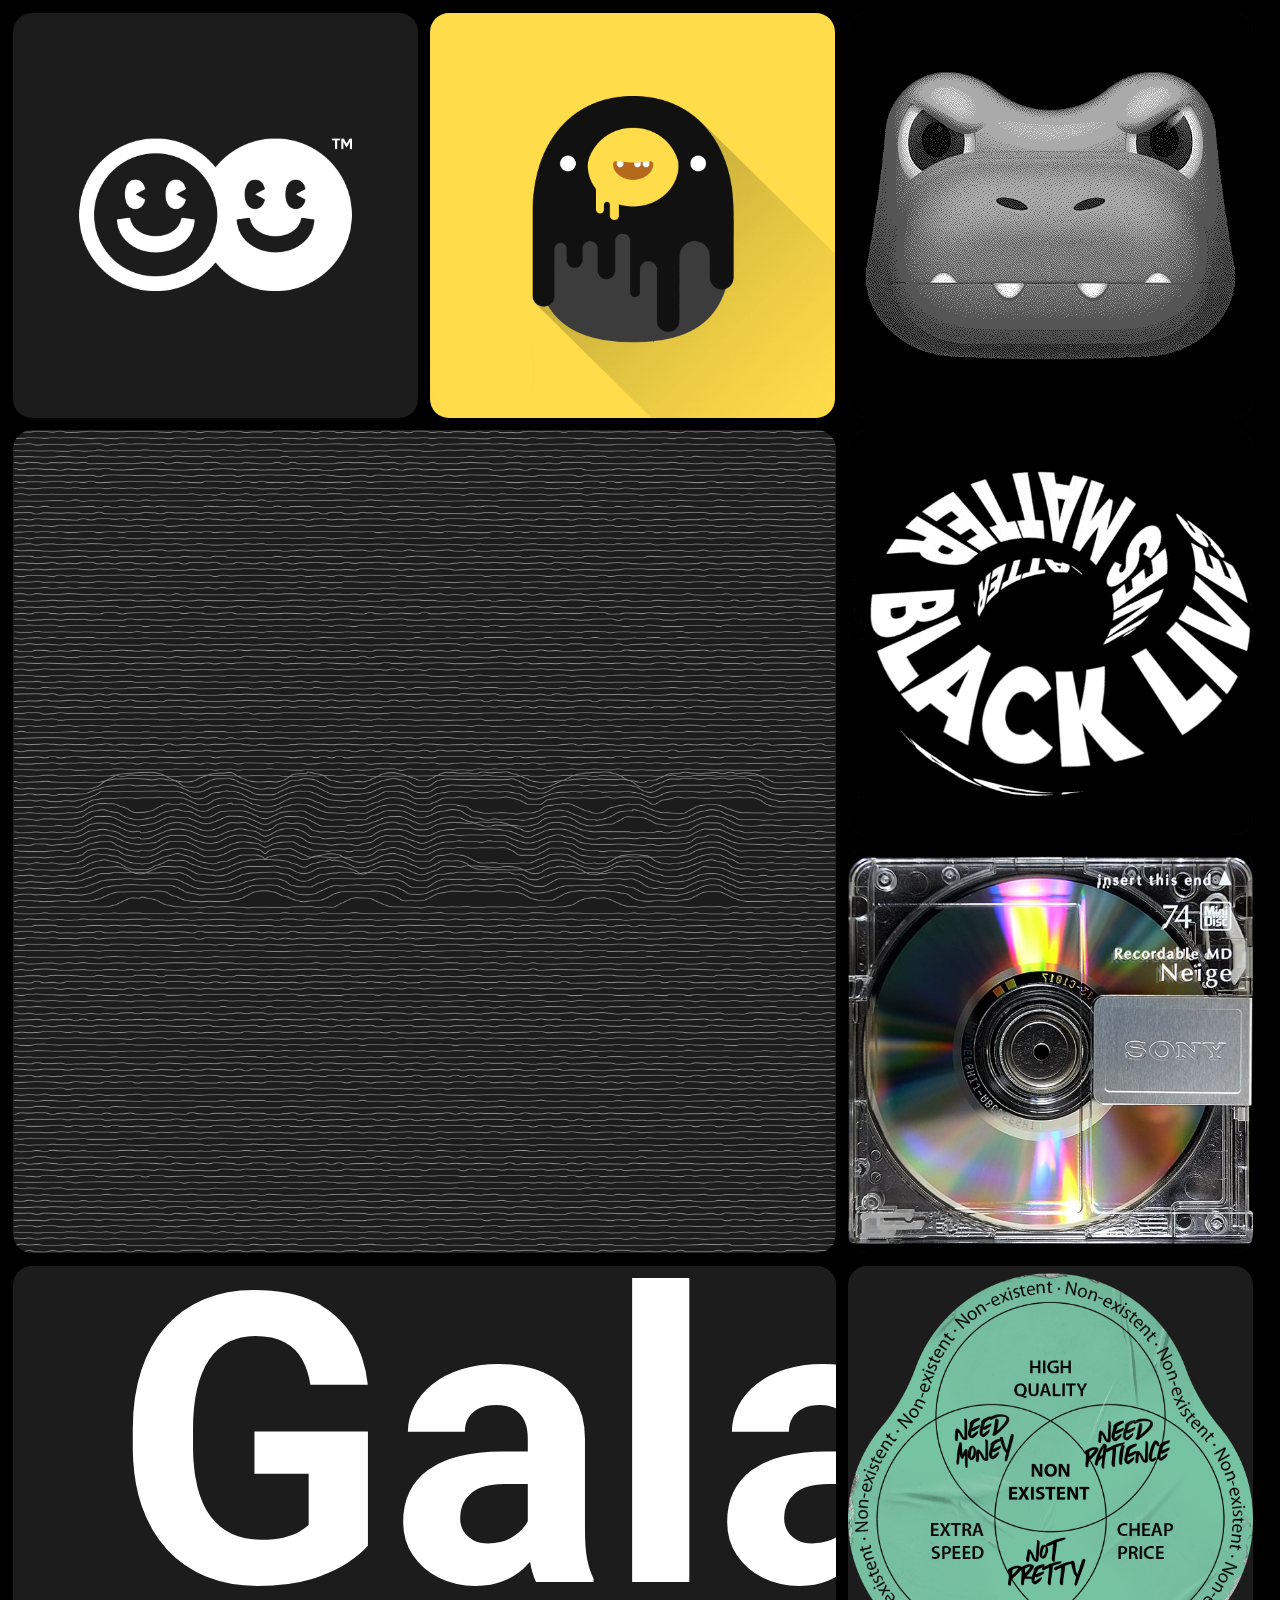
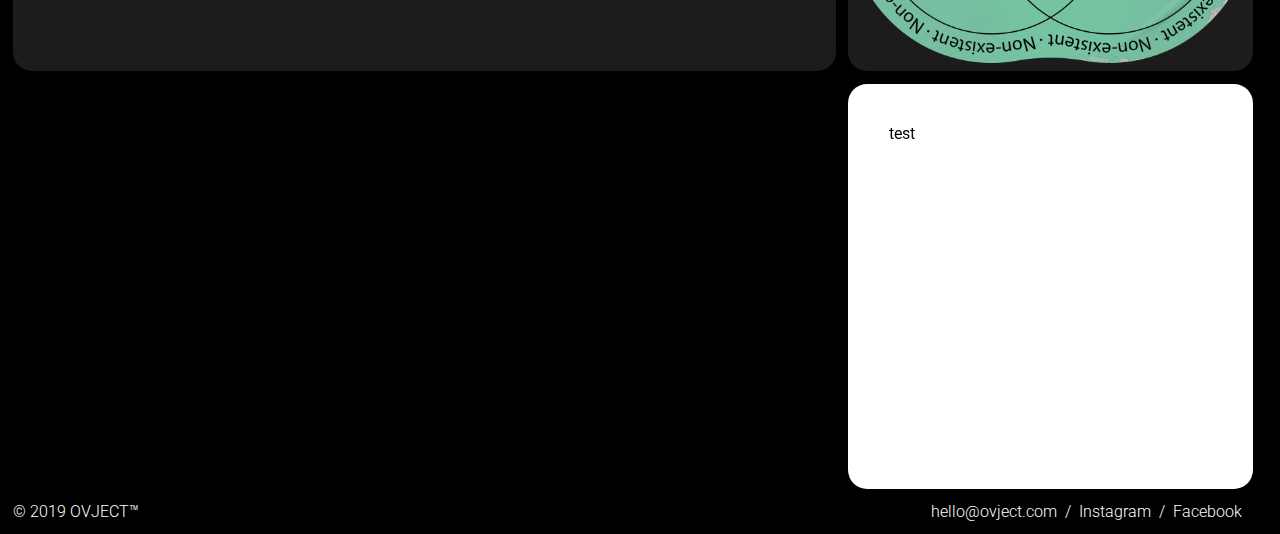
<file: index.html>
<!DOCTYPE html>
<html lang="en">
<head>
    <title>OVJECT™</title>
    <meta http-equiv="Content-Type" content="text/html">
    <meta charset="utf-8">
    <meta name="viewport" content="width=device-width, maximum-scale=1.0, user-scalable=no">
	<meta name="title" content="OVJECT™">
    <meta name="description" content="We do what we want to do and find something interesting.">
    <meta name="author" content="Junyoung Lee">
	<meta name="keywords" content="오브젝트, 오브젝트스튜디오, 오브젝트 디자인">
    <meta name="theme-color" content="#000">
    <meta name="msapplication-navbutton-color" content="#000">
    <meta name="apple-mobile-web-app-capable" content="yes">
    <meta name="mobile-web-app-capable" content="yes">
    <meta name="apple-mobile-web-app-status-bar-style" content="black">
    <meta property="og:url" content="http://ovject.com" />
    <meta property="og:type" content="website" />
    <meta property="og:title" content="Indie Studio OVJECT™" />
    <meta property="og:description" content="We do what we want to do and find something interesting." />
    <meta property="og:image" content="https://ovject.github.io/Website/img/ogLOGO.png">
    <meta property="og:image:width" content="800">
    <meta property="og:image:height" content="400">
    <meta property="og:image:type" content="image/png">
    <link rel="apple-touch-icon" href="img/icon180.png">
    <link rel="icon" href="img/icon180.png">
    <link rel="stylesheet" href="files/modern-normalize.min.css">
    <link rel="stylesheet" href="files/screen.css">
    <link rel="preconnect" href="https://fonts.googleapis.com"> 
    <link rel="preconnect" href="https://fonts.gstatic.com" crossorigin>
    <link href="https://fonts.googleapis.com/css?family=Roboto:400,700&display=swap" rel="stylesheet">
    <script src="files/jquery-3.1.1.min.js"></script>
    <script src="files/jquery.easing.min.js"></script>
    <script src="files/isotope.pkgd.min.js"></script>
    <script src="files/packery-mode.pkgd.min.js"></script>
    <script src="files/slick.min.js"></script>
    <script src="files/jquery.plate.js"></script>
    <script src="files/jquery.flip.min.js"></script>
</head>
<body>
<div id="Container">
    <div class="Cell Hover Rounded">
        <div class="Flip">
            <div class="front">
                <img class="Thumb" src="img/LOGO.png">
            </div>
            <div class="back" style="background-color:#000">
                <img class="Thumb" src="img/LOGO_typo.png">
            </div>
        </div>
    </div>
    <div class="Cell Hover Rounded">
        <div class="Flip">
            <div class="front">
            <img class="Thumb no-select" src="images/03_thumb.gif">
            </div>
            <div class="back" style="background-color:#ffdc49">
                <div class="Center Appstore Black">
                    <p class="Title"><b>PITAPATO</b></p>
                    <span class="Sub">PITAPATO is a luck-based game for Family</span><br><br><b>-</b><br>
                    <a href="https://play.google.com/store/apps/details?id=com.OVJECT.Pitapato" target="_blank"><div class="BTN">GET IT ON Google Play</div></a>
                    <a href="https://apps.apple.com/us/app/pitapato/id1505739502" target="_blank"><div class="BTN">Download on the App Store</div></a>
                </div>
            </div>
        </div>
    </div>
    <div class="Cell H2 W2 Hover Rounded"><a class="DUMMY" href="https://marpple.shop/ovject/products/7955602" target="_blank"></a><img class="Thumb no-select" src="images/01_thumb.png"></div>
    <div class="Cell W2 Hover Rounded">
    	<div class='marquee'>
            <span><a href="https://galaxy.store/ovject" target="_blank"> Galaxy only. Theme Store. Galaxy only. Theme Store. Galaxy only. Theme Store.</a></span>
            <span><a href="https://galaxy.store/ovject" target="_blank"> Galaxy only. Theme Store. Galaxy only. Theme Store. Galaxy only. Theme Store.</a></span>
            <span><a href="https://galaxy.store/ovject" target="_blank"> Galaxy only. Theme Store. Galaxy only. Theme Store. Galaxy only. Theme Store.</a></span>
            <span><a href="https://galaxy.store/ovject" target="_blank"> Galaxy only. Theme Store. Galaxy only. Theme Store. Galaxy only. Theme Store.</a></span>
        </div>
    </div>
    <div class="Cell Hover Rounded">
        <div class="Flip">
            <div class="front">
            <img class="Thumb no-select" src="images/04_thumb.gif">
            </div>
            <div class="back" style="background-color:#000">
                <div class="Center Appstore">
                    <p class="Title"><b>Croco Roulette</b></p>
                    <span class="Sub">Croco Roulette is a luck-based game for Family</span><br><br><b>-</b><br>
                    <a href="https://play.google.com/store/apps/details?id=com.OVJECT.CrocoR" target="_blank"><div class="BTN">GET IT ON Google Play</div></a>
                    <a href="https://apps.apple.com/us/app/croco-croco-roulette/id1501486372" target="_blank"><div class="BTN">Download on the App Store</div></a>
                </div>
            </div>
        </div>
    </div>
    <div class="Cell Hover Rounded"><a class="DUMMY" href="https://opensea.io/ovject" target="_blank"></a><img class="Thumb no-select" src="images/06_thumb.gif"></div>
    <div class="Cell Hover Rounded"><img class="Thumb no-select" src="images/02_thumb.jpg"></div>
    <div class="Cell Hover Rounded"><img class="Thumb no-select" src="images/07_thumb.png"></div>
    <div class="Cell Hover Rounded">
            <div class="SNS">test</div>
    </div>
</div>
<div class="Footer">
    <div class="Left">© 2019 OVJECT™</div>
    <div class="Right"><a href="mailto:hello@ovject.com" target="_blank">hello@ovject.com</a>&nbsp&nbsp/&nbsp
    				   <a href="https://www.instagram.com/ovject.studio" target="_blank">Instagram</a>&nbsp&nbsp/&nbsp
    				   <a href="https://www.facebook.com/ovject" target="_blank">Facebook</div>
</div>
</body>
<script src="files/default.js"></script>
</html>
</file>
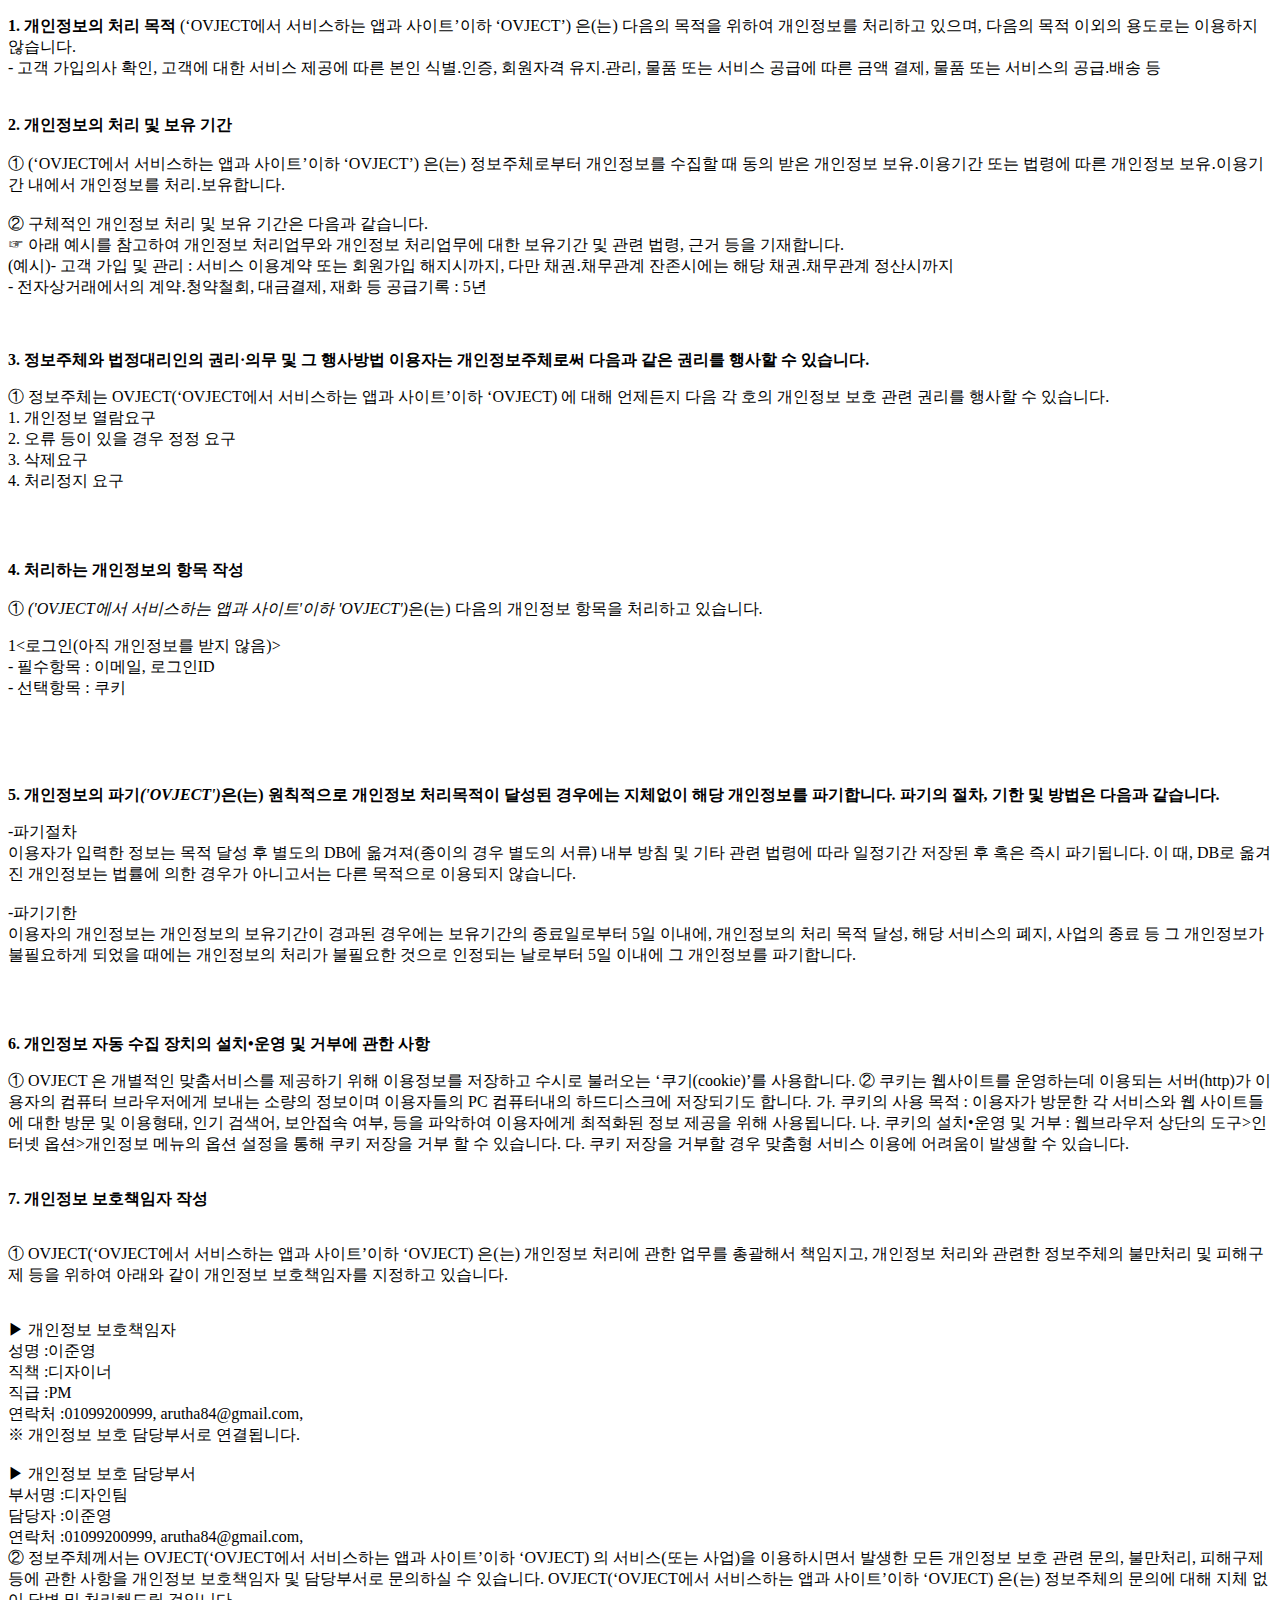
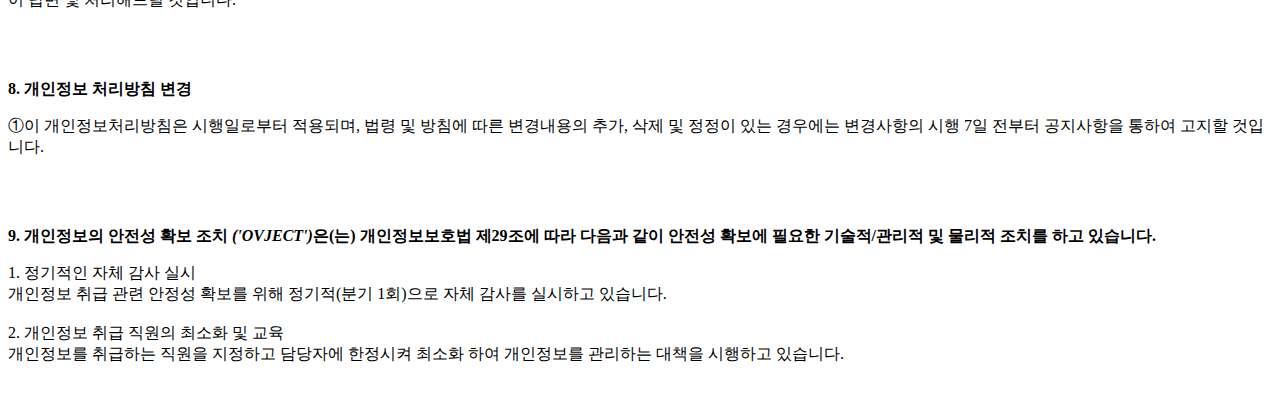
<file: privacy_policy.html>
<!DOCTYPE html PUBLIC "-//W3C//DTD XHTML 1.0 Transitional//EN" "http://www.w3.org/TR/xhtml1/DTD/xhtml1-transitional.dtd">
<html xmlns="http://www.w3.org/1999/xhtml" xml:lang="ko" lang="ko">
<head>
<meta http-equiv="Content-Type" content="text/html; charset=UTF-8">


<title>개인정보처리방침</title>
</head>
<body>
	<p><strong>1. 개인정보의 처리 목적</strong> <OVJECT>(‘OVJECT에서 서비스하는 앱과 사이트’이하 ‘OVJECT’) 은(는) 다음의 목적을 위하여 개인정보를 처리하고 있으며, 다음의 목적 이외의 용도로는 이용하지 않습니다.</br> - 고객 가입의사 확인, 고객에 대한 서비스 제공에 따른 본인 식별.인증, 회원자격 유지.관리, 물품 또는 서비스 공급에 따른 금액 결제, 물품 또는 서비스의 공급.배송 등</br></br></br><strong>2. 개인정보의 처리 및 보유 기간</strong></br></br>① <OVJECT>(‘OVJECT에서 서비스하는 앱과 사이트’이하 ‘OVJECT’) 은(는) 정보주체로부터 개인정보를 수집할 때 동의 받은 개인정보 보유․이용기간 또는 법령에 따른 개인정보 보유․이용기간 내에서 개인정보를 처리․보유합니다.</br></br>② 구체적인 개인정보 처리 및 보유 기간은 다음과 같습니다.</br>☞ 아래 예시를 참고하여 개인정보 처리업무와  개인정보 처리업무에 대한 보유기간 및 관련 법령, 근거 등을 기재합니다.</br>(예시)- 고객 가입 및 관리 : 서비스 이용계약 또는 회원가입 해지시까지, 다만 채권․채무관계 잔존시에는 해당 채권․채무관계 정산시까지</br>- 전자상거래에서의 계약․청약철회, 대금결제, 재화 등 공급기록 : 5년 </br></br></br>

<p class="lh6 bs4"><strong>3. 정보주체와 법정대리인의 권리·의무 및 그 행사방법 이용자는 개인정보주체로써 다음과 같은 권리를 행사할 수 있습니다.</strong></p><p class="ls2">① 정보주체는 OVJECT(‘OVJECT에서 서비스하는 앱과 사이트’이하 ‘OVJECT) 에 대해 언제든지 다음 각 호의 개인정보 보호 관련 권리를 행사할 수 있습니다.</br>1. 개인정보 열람요구</br> 2. 오류 등이 있을 경우 정정 요구</br> 3. 삭제요구</br> 4. 처리정지 요구</p></br></br><p class='lh6 bs4'><strong>4. 처리하는 개인정보의 항목 작성 </strong></br></br> ① <em class="emphasis"><OVJECT>('OVJECT에서 서비스하는 앱과 사이트'이하  'OVJECT')</em>은(는) 다음의 개인정보 항목을 처리하고 있습니다.</p><p class='ls2'>1<로그인(아직 개인정보를 받지 않음)></br>- 필수항목 : 이메일, 로그인ID</br>- 선택항목 : 쿠키</p></br></br></br><p class='lh6 bs4'><strong>5. 개인정보의 파기<em class="emphasis"><OVJECT>('OVJECT')</em>은(는) 원칙적으로 개인정보 처리목적이 달성된 경우에는 지체없이 해당 개인정보를 파기합니다. 파기의 절차, 기한 및 방법은 다음과 같습니다.</strong></p><p class='ls2'>-파기절차</br>이용자가 입력한 정보는 목적 달성 후 별도의 DB에 옮겨져(종이의 경우 별도의 서류) 내부 방침 및 기타 관련 법령에 따라 일정기간 저장된 후 혹은 즉시 파기됩니다. 이 때, DB로 옮겨진 개인정보는 법률에 의한 경우가 아니고서는 다른 목적으로 이용되지 않습니다.</br></br>-파기기한</br>이용자의 개인정보는 개인정보의 보유기간이 경과된 경우에는 보유기간의 종료일로부터 5일 이내에, 개인정보의 처리 목적 달성, 해당 서비스의 폐지, 사업의 종료 등 그 개인정보가 불필요하게 되었을 때에는 개인정보의 처리가 불필요한 것으로 인정되는 날로부터 5일 이내에 그 개인정보를 파기합니다.</p><p class='ls2'></p></br></br><p class="lh6 bs4"><strong>6. 개인정보 자동 수집 장치의 설치•운영 및 거부에 관한 사항</strong></p><p class="ls2">① OVJECT 은 개별적인 맞춤서비스를 제공하기 위해 이용정보를 저장하고 수시로 불러오는 ‘쿠기(cookie)’를 사용합니다.
② 쿠키는 웹사이트를 운영하는데 이용되는 서버(http)가 이용자의 컴퓨터 브라우저에게 보내는 소량의 정보이며 이용자들의 PC 컴퓨터내의 하드디스크에 저장되기도 합니다.
가. 쿠키의 사용 목적 : 이용자가 방문한 각 서비스와 웹 사이트들에 대한 방문 및 이용형태, 인기 검색어, 보안접속 여부, 등을 파악하여 이용자에게 최적화된 정보 제공을 위해 사용됩니다.
나. 쿠키의 설치•운영 및 거부 : 웹브라우저 상단의 도구>인터넷 옵션>개인정보 메뉴의 옵션 설정을 통해 쿠키 저장을 거부 할 수 있습니다.
다. 쿠키 저장을 거부할 경우 맞춤형 서비스 이용에 어려움이 발생할 수 있습니다.</br></br><p class='lh6 bs4'><strong>7. 개인정보 보호책임자 작성 </strong></p><br/> ①  OVJECT(‘OVJECT에서 서비스하는 앱과 사이트’이하 ‘OVJECT) 은(는) 개인정보 처리에 관한 업무를 총괄해서 책임지고, 개인정보 처리와 관련한 정보주체의 불만처리 및 피해구제 등을 위하여 아래와 같이 개인정보 보호책임자를 지정하고 있습니다.<p class='ls2'><br/>▶ 개인정보 보호책임자 <br/>성명 :이준영<br/>직책 :디자이너<br/>직급 :PM<br/>연락처 :01099200999, arutha84@gmail.com, <br/>※ 개인정보 보호 담당부서로 연결됩니다.<br/> <br/>▶ 개인정보 보호 담당부서<br/>부서명 :디자인팀<br/>담당자 :이준영<br/>연락처 :01099200999, arutha84@gmail.com, <br/>② 정보주체께서는 OVJECT(‘OVJECT에서 서비스하는 앱과 사이트’이하 ‘OVJECT) 의 서비스(또는 사업)을 이용하시면서 발생한 모든 개인정보 보호 관련 문의, 불만처리, 피해구제 등에 관한 사항을 개인정보 보호책임자 및 담당부서로 문의하실 수 있습니다. OVJECT(‘OVJECT에서 서비스하는 앱과 사이트’이하 ‘OVJECT) 은(는) 정보주체의 문의에 대해 지체 없이 답변 및 처리해드릴 것입니다.</p></br></br><p class='lh6 bs4'><strong>8. 개인정보 처리방침 변경 </strong></p><p>①이 개인정보처리방침은 시행일로부터 적용되며, 법령 및 방침에 따른 변경내용의 추가, 삭제 및 정정이 있는 경우에는 변경사항의 시행 7일 전부터 공지사항을 통하여 고지할 것입니다.</p></br></br><p class='lh6 bs4'><strong>9. 개인정보의 안전성 확보 조치 <em class="emphasis"><OVJECT>('OVJECT')</em>은(는) 개인정보보호법 제29조에 따라 다음과 같이 안전성 확보에 필요한 기술적/관리적 및 물리적 조치를 하고 있습니다.</strong></p><p class='ls2'>1. 정기적인 자체 감사 실시</br> 개인정보 취급 관련 안정성 확보를 위해 정기적(분기 1회)으로 자체 감사를 실시하고 있습니다.</br></br>2. 개인정보 취급 직원의 최소화 및 교육</br> 개인정보를 취급하는 직원을 지정하고 담당자에 한정시켜 최소화 하여 개인정보를 관리하는 대책을 시행하고 있습니다.</br></br></p></p>
</body>
</html>
</file>
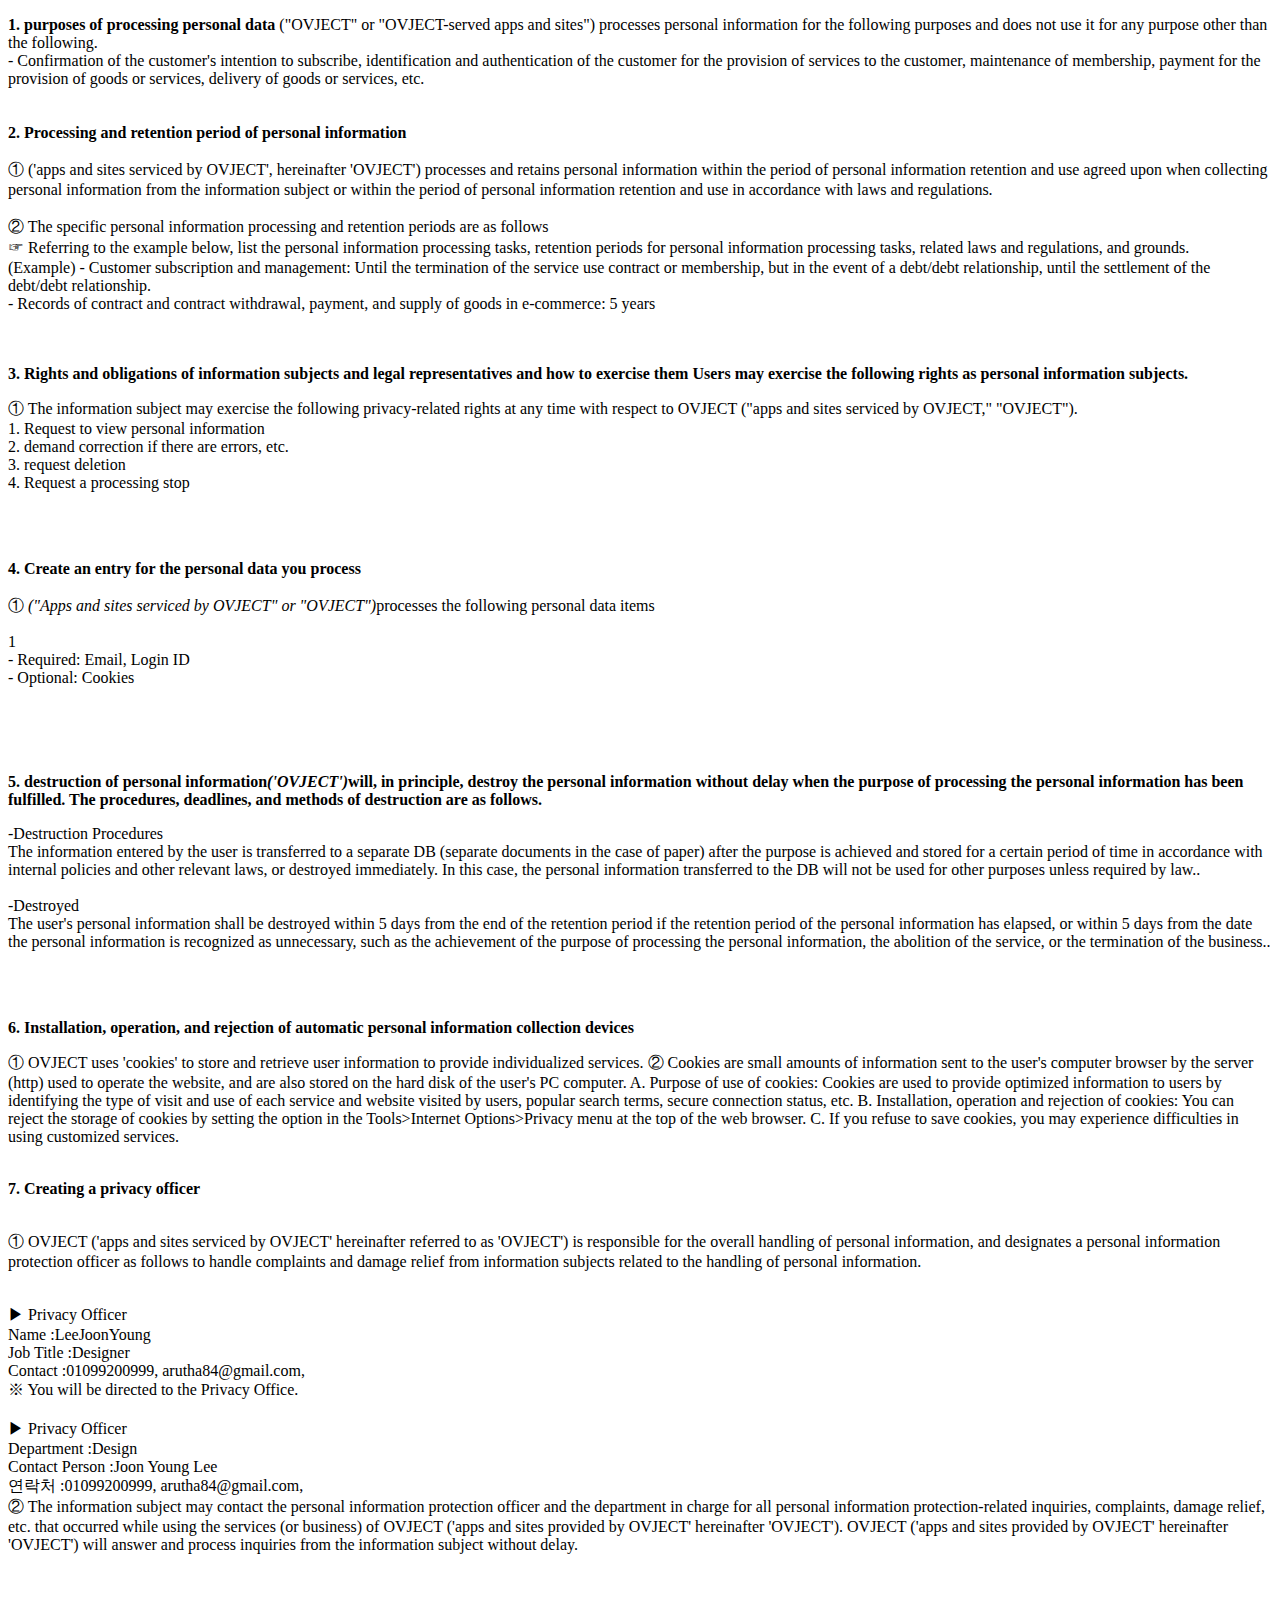
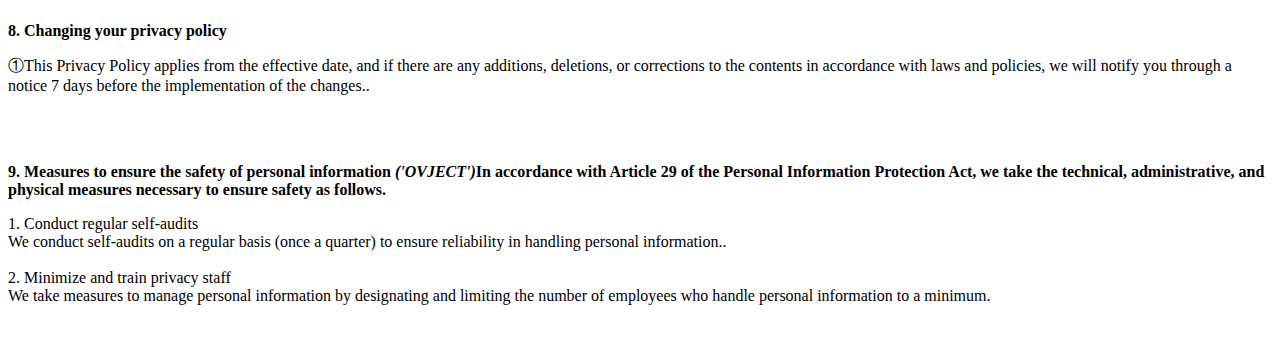
<file: privacy_policy_en.html>
<!DOCTYPE html PUBLIC "-//W3C//DTD XHTML 1.0 Transitional//EN" "http://www.w3.org/TR/xhtml1/DTD/xhtml1-transitional.dtd">
<html xmlns="http://www.w3.org/1999/xhtml" xml:lang="ko" lang="ko">
<head>
<meta http-equiv="Content-Type" content="text/html; charset=UTF-8">


<title>Privacy Policy</title>
</head>
<body>
	<p><strong>1. purposes of processing personal data</strong> <OVJECT>("OVJECT" or "OVJECT-served apps and sites") processes personal information for the following purposes and does not use it for any purpose other than the following.</br> - Confirmation of the customer's intention to subscribe, identification and authentication of the customer for the provision of services to the customer, maintenance of membership, payment for the provision of goods or services, delivery of goods or services, etc.</br></br></br><strong>2. Processing and retention period of personal information</strong></br></br>① <OVJECT>('apps and sites serviced by OVJECT', hereinafter 'OVJECT') processes and retains personal information within the period of personal information retention and use agreed upon when collecting personal information from the information subject or within the period of personal information retention and use in accordance with laws and regulations.</br></br>② The specific personal information processing and retention periods are as follows</br>☞ Referring to the example below, list the personal information processing tasks, retention periods for personal information processing tasks, related laws and regulations, and grounds.</br>(Example) - Customer subscription and management: Until the termination of the service use contract or membership, but in the event of a debt/debt relationship, until the settlement of the debt/debt relationship.</br>- Records of contract and contract withdrawal, payment, and supply of goods in e-commerce: 5 years </br></br></br>

<p class="lh6 bs4"><strong>3. Rights and obligations of information subjects and legal representatives and how to exercise them Users may exercise the following rights as personal information subjects.</strong></p><p class="ls2">① The information subject may exercise the following privacy-related rights at any time with respect to OVJECT ("apps and sites serviced by OVJECT," "OVJECT").</br>1. Request to view personal information</br> 2. demand correction if there are errors, etc.</br> 3. request deletion</br> 4. Request a processing stop</p></br></br><p class='lh6 bs4'><strong>4. Create an entry for the personal data you process </strong></br></br> ① <em class="emphasis"><OVJECT>("Apps and sites serviced by OVJECT" or "OVJECT")</em>processes the following personal data items</p><p class='ls2'>1<Sign in (we haven't received your personal information yet)></br>- Required: Email, Login ID</br>- Optional: Cookies</p></br></br></br><p class='lh6 bs4'><strong>5. destruction of personal information<em class="emphasis"><OVJECT>('OVJECT')</em>will, in principle, destroy the personal information without delay when the purpose of processing the personal information has been fulfilled. The procedures, deadlines, and methods of destruction are as follows.</strong></p><p class='ls2'>-Destruction Procedures</br>The information entered by the user is transferred to a separate DB (separate documents in the case of paper) after the purpose is achieved and stored for a certain period of time in accordance with internal policies and other relevant laws, or destroyed immediately. In this case, the personal information transferred to the DB will not be used for other purposes unless required by law..</br></br>-Destroyed</br>The user's personal information shall be destroyed within 5 days from the end of the retention period if the retention period of the personal information has elapsed, or within 5 days from the date the personal information is recognized as unnecessary, such as the achievement of the purpose of processing the personal information, the abolition of the service, or the termination of the business..</p><p class='ls2'></p></br></br><p class="lh6 bs4"><strong>6. Installation, operation, and rejection of automatic personal information collection devices</strong></p><p class="ls2">① OVJECT uses 'cookies' to store and retrieve user information to provide individualized services.
② Cookies are small amounts of information sent to the user's computer browser by the server (http) used to operate the website, and are also stored on the hard disk of the user's PC computer.
A. Purpose of use of cookies: Cookies are used to provide optimized information to users by identifying the type of visit and use of each service and website visited by users, popular search terms, secure connection status, etc.
B. Installation, operation and rejection of cookies: You can reject the storage of cookies by setting the option in the Tools>Internet Options>Privacy menu at the top of the web browser.
C. If you refuse to save cookies, you may experience difficulties in using customized services.</br></br><p class='lh6 bs4'><strong>7. Creating a privacy officer </strong></p><br/> ①  OVJECT ('apps and sites serviced by OVJECT' hereinafter referred to as 'OVJECT') is responsible for the overall handling of personal information, and designates a personal information protection officer as follows to handle complaints and damage relief from information subjects related to the handling of personal information.<p class='ls2'><br/>▶ Privacy Officer <br/>Name :LeeJoonYoung<br/>Job Title :Designer<br/>Contact :01099200999, arutha84@gmail.com, <br/>※ You will be directed to the Privacy Office. <br/> <br/>▶ Privacy Officer <br/>Department :Design<br/>Contact Person :Joon Young Lee<br/>연락처 :01099200999, arutha84@gmail.com, <br/>② The information subject may contact the personal information protection officer and the department in charge for all personal information protection-related inquiries, complaints, damage relief, etc. that occurred while using the services (or business) of OVJECT ('apps and sites provided by OVJECT' hereinafter 'OVJECT'). OVJECT ('apps and sites provided by OVJECT' hereinafter 'OVJECT') will answer and process inquiries from the information subject without delay.
</p></br></br><p class='lh6 bs4'><strong>8. Changing your privacy policy </strong></p><p>①This Privacy Policy applies from the effective date, and if there are any additions, deletions, or corrections to the contents in accordance with laws and policies, we will notify you through a notice 7 days before the implementation of the changes..</p></br></br><p class='lh6 bs4'><strong>9. Measures to ensure the safety of personal information <em class="emphasis"><OVJECT>('OVJECT')</em>In accordance with Article 29 of the Personal Information Protection Act, we take the technical, administrative, and physical measures necessary to ensure safety as follows.</strong></p><p class='ls2'>1. Conduct regular self-audits</br> We conduct self-audits on a regular basis (once a quarter) to ensure reliability in handling personal information..</br></br>2. Minimize and train privacy staff</br> We take measures to manage personal information by designating and limiting the number of employees who handle personal information to a minimum.
</br></br></p></p>
</body>
</html>
</file>
<file: files/screen.css>
html {
-ms-overflow-style: -ms-autohiding-scrollbar;
border:0;
margin:0;
padding:0;
background:#000;
}

header,footer,section,article,aside,nav,hgroup,details,menu,figure,figcaption,article,aside,details,figcaption,figure,footer,header,hgroup,menu,nav,section,summary {
display:block;
}

body,h1,h2,h3,h4,h5,h6,article,aside,details,figcaption,figure,footer,header,hgroup,menu,nav,section,summary,blockquote,q,th,td,caption,table,div,span,object,iframe,p,pre,a,abbr,acronym,address,code,del,dfn,em,img,dl,dt,dd,ol,ul,li,fieldset,form,label,legend,caption,tbody,tfoot,thead,tr {
border:0;
font-weight:inherit;
font-style:inherit;
font-size:100%;
font-family:inherit;
vertical-align:baseline;
margin:0;
padding:0;
}

blockquote,q {
quotes:;
}

blockquote:before,blockquote:after,q:before,q:after {
content:"";
}

th,td,caption {
float:none!important;
text-align:left;
font-weight:400;
vertical-align:middle;
}

table {
border-collapse:separate;
border-spacing:0;
vertical-align:middle;
}

a img {
border:none;
}

body {
position:absolute;
height:100%;
cursor: url(../img/cursor_pointer.png) 0 0, default;
overflow-y:auto;
overflow-x:hidden;
width:100%;
font-family:'Roboto',Helvetica,Arial,sans-serif;
color:#FFF;
}
::-moz-selection {
color:#000;
background:#FFD011;
}
::selection{
color:#000;
background:#FFD011;
}

a, a:visited{
color:#FFF;
text-decoration:none;
cursor: url(../img/cursor_hand.png) 18 0, pointer;
}

.no-select {
    user-select: none;
    -webkit-user-drag: none;
    -khtml-user-drag: none;
    -moz-user-drag: none;
    -o-user-drag: none;
    user-drag: none;
  }

#Container{
min-width:721px;
width:99vw;
overflow-x:hidden;
padding:0.5vw;
min-height:88vh;
}

.DUMMY{
clear:both;
display:block;
width:100%;
height:100%;
top:0;
position:absolute;
}

.Flip{
position:relative;
height:100%;
width: 100%;
}

.Flip .front{
cursor: pointer;
cursor: url(../img/cursor_hand.png) 18 0, pointer;
}

.Cell{
margin:0.5vw;
overflow:hidden;
}

.Cell .Thumb{
width:100%;
height:auto;
position: absolute;
}

.Cell .Blank{
width:100%;
height:100%;
position: absolute;
}

.Appstore{
width:100%;
text-align: center;
}
p.Title{
white-space: nowrap;
}
.BTN{
border: 2pt #FFF solid;
border-radius:100px;
position: relative;
margin:0 auto;
padding:15px;
margin-top:15px;
font-weight:bold;
width:64%;
}
.BTN:hover {
color:#000;
background:#FFF;
}
.Black{
color:#000;
}
.Black a, .Black a:visited{
color:#000;
}
.Black .BTN{
border: 2pt #000 solid;
}
.Black .BTN:hover {
color:#FFF;
background:#000;
}
.Center{
margin: 0;
position: absolute;
top: 50%;
left: 50%;
-ms-transform: translate(-50%, -50%);
transform: translate(-50%, -50%);
}

.Footer{
font-weight:300;
width:98vw;
overflow:hidden;
padding:0 1vw 1vw;
}

.Footer .Right{
float:right;
}

.Footer .Left{
float:left;
}

.marquee{
margin-top:-6.7%;
font-weight:700;
color:#FFF;
white-space:nowrap;
position: relative;
}

.SNS{
background-color:#FFF;
color: black;
padding:10%;
height:100%;
}

.Rounded
{
border-radius: 1.5vw;
background-color:#1c1c1c;
}

@media only screen and (max-width: 1080px) and (orientation: portrait) {
    .Cell, #Container {
      margin: 1.5vw;
    }
    #Container {
      width: 97vw;
      padding: 1.5vw;
    }
    .Footer {
      width: 94vw;
      padding: 0 3vw 3vw;
    }
}
</file>
